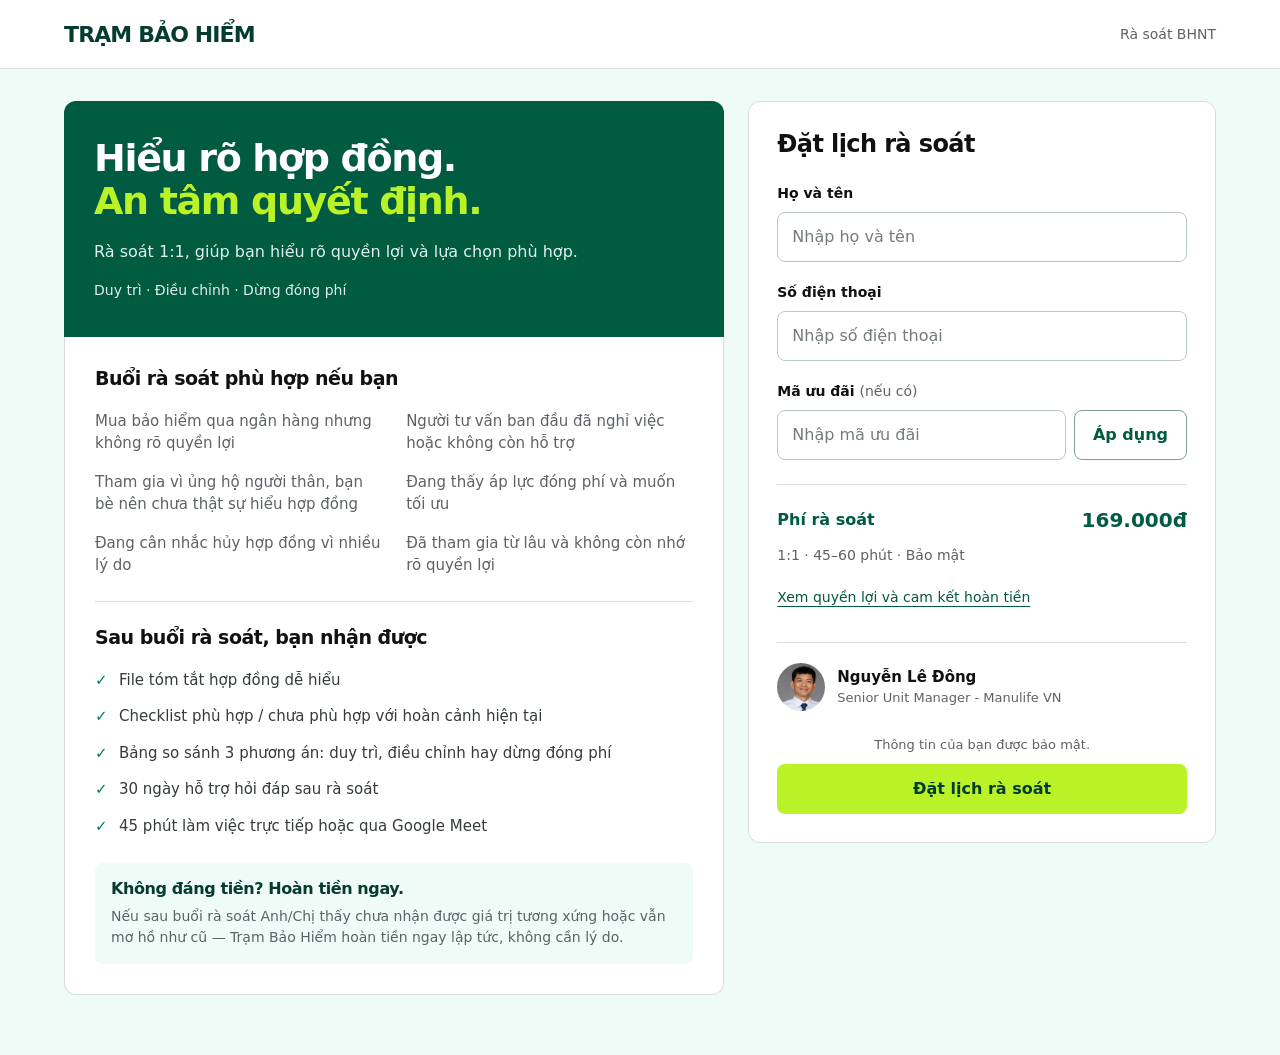
<file: index.html>
<!DOCTYPE html>
<html lang="vi"><head><meta charset="UTF-8"><meta name="viewport" content="width=device-width, initial-scale=1, viewport-fit=cover"><meta name="theme-color" content="#005b40"><title>Rà soát hợp đồng BHNT | Trạm Bảo Hiểm</title><link rel="stylesheet" href="css/design.css?v=20260917"></head>
<body class="page-index"><header class="site-header"><div class="header-inner"><a class="wordmark" href="index.html">TRẠM BẢO HIỂM</a><span>Rà soát BHNT</span></div></header>
<main class="shell review-grid">
<section class="hero"><h1>Hiểu rõ hợp đồng.<br><em>An tâm quyết định.</em></h1><p>Rà soát 1:1, giúp bạn hiểu rõ quyền lợi và lựa chọn phù hợp.</p><p class="hero-options">Duy trì · Điều chỉnh · Dừng đóng phí</p></section>
<section class="booking panel" aria-labelledby="booking-heading">
<h2 id="booking-heading">Đặt lịch rà soát</h2>
<div class="field"><label for="inp-name">Họ và tên</label><input id="inp-name" type="text" autocomplete="name" placeholder="Nhập họ và tên" enterkeyhint="next"></div>
<div class="field"><label for="inp-phone">Số điện thoại</label><input id="inp-phone" type="tel" inputmode="tel" autocomplete="tel" placeholder="Nhập số điện thoại" enterkeyhint="next"></div>
<div class="field"><label for="inp-code">Mã ưu đãi <span class="muted optional">(nếu có)</span></label>
<!-- Keep the legacy toggle targets for script compatibility; the field is now always open. -->
<button id="btn-toggle-code" type="button" onclick="toggleCodeSection()" hidden tabindex="-1" aria-hidden="true"><span id="chevron-code"></span></button>
<div id="code-section" class="open"><div class="code-input"><input id="inp-code" type="text" autocomplete="off" autocapitalize="characters" spellcheck="false" placeholder="Nhập mã ưu đãi" oninput="onCodeInput(this)" aria-describedby="code-applied code-error"><button type="button" class="button secondary" onclick="applyCode()">Áp dụng</button></div>
<div id="code-applied" class="feedback positive hidden" role="status">Mã <strong id="code-display"></strong> đã được áp dụng.</div>
<div id="code-error" class="feedback negative hidden" role="alert">Mã không hợp lệ hoặc đã hết hạn.</div></div></div>
<div class="price-area" aria-live="polite"><div class="price-line"><span>Phí rà soát</span><div id="price-original"><p>169.000đ</p></div><div id="price-discounted" class="hidden"><p class="old-price">169.000đ</p><p>0đ</p></div></div>
<div id="discount-row" class="hidden breakdown"><div><span>Giảm giá</span><span id="discount-amount">—</span></div><div><span>Thanh toán hôm nay</span><strong id="pay-today">0đ</strong></div><span id="free-badge" class="free-label">Miễn phí 100%</span></div>
<p class="meta">1:1 · 45–60 phút · Bảo mật</p></div>
<a href="#review-details" class="detail-link">Xem quyền lợi và cam kết hoàn tiền</a>
<div class="advisor"><span class="portrait"><img src="assets/nguyen-le-dong.jpg" alt="Nguyễn Lê Đông" width="48" height="48"></span><div><strong>Nguyễn Lê Đông</strong><span>Senior Unit Manager - Manulife VN</span></div></div>
<div class="action-dock"><p class="privacy">Thông tin của bạn được bảo mật.</p><button type="button" class="button primary" onclick="submitForm()">Đặt lịch rà soát</button></div>
</section>
<section class="benefits panel" id="review-details" aria-label="Quyền lợi và cam kết">
<h2>Buổi rà soát phù hợp nếu bạn</h2><ul class="suitability"><li>Mua bảo hiểm qua ngân hàng nhưng không rõ quyền lợi</li><li>Người tư vấn ban đầu đã nghỉ việc hoặc không còn hỗ trợ</li><li>Tham gia vì ủng hộ người thân, bạn bè nên chưa thật sự hiểu hợp đồng</li><li>Đang thấy áp lực đóng phí và muốn tối ưu</li><li>Đang cân nhắc hủy hợp đồng vì nhiều lý do</li><li>Đã tham gia từ lâu và không còn nhớ rõ quyền lợi</li></ul>
<hr><h2>Sau buổi rà soát, bạn nhận được</h2><ul class="checks"><li>File tóm tắt hợp đồng dễ hiểu</li><li>Checklist phù hợp / chưa phù hợp với hoàn cảnh hiện tại</li><li>Bảng so sánh 3 phương án: duy trì, điều chỉnh hay dừng đóng phí</li><li>30 ngày hỗ trợ hỏi đáp sau rà soát</li><li>45 phút làm việc trực tiếp hoặc qua Google Meet</li></ul>
<div class="notice guarantee"><h3>Không đáng tiền? Hoàn tiền ngay.</h3><p>Nếu sau buổi rà soát Anh/Chị thấy chưa nhận được giá trị tương xứng hoặc vẫn mơ hồ như cũ — Trạm Bảo Hiểm hoàn tiền ngay lập tức, không cần lý do.</p></div><a class="detail-link mobile-only" href="#booking-heading">Quay lại đặt lịch</a></section></main><script src="js/form.js"></script></body></html>
</file>
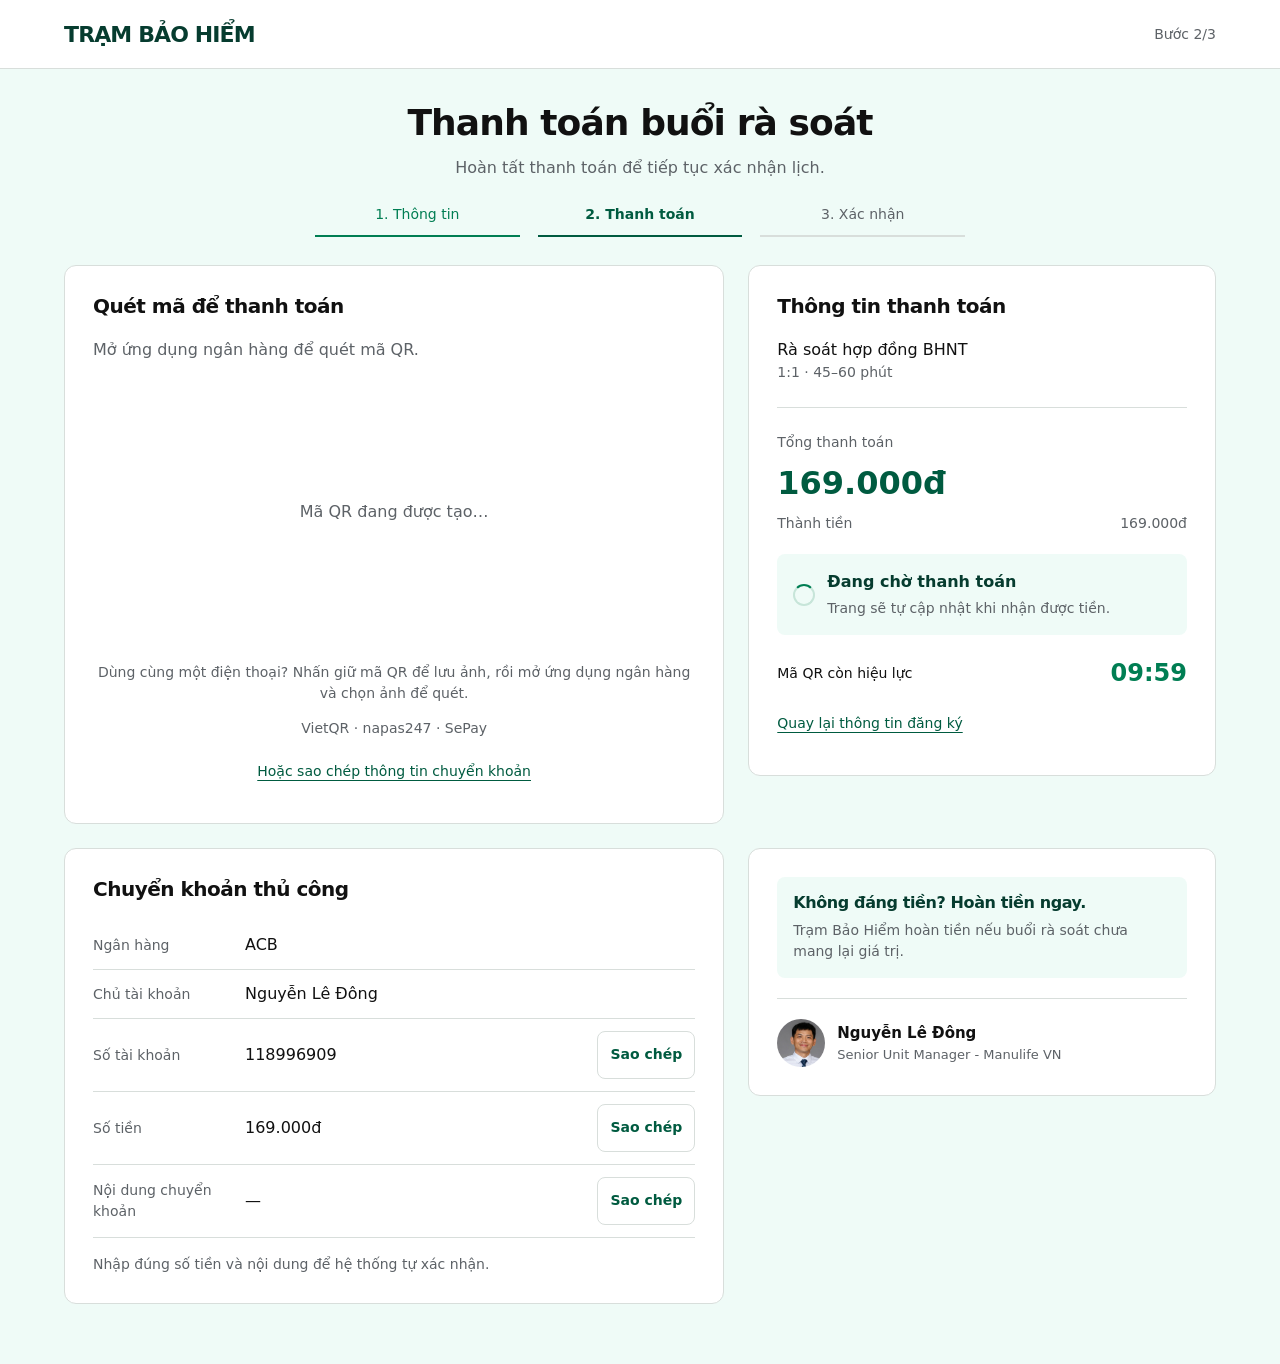
<file: payment.html>
<!DOCTYPE html>
<html lang="vi"><head><meta charset="UTF-8"><meta name="viewport" content="width=device-width, initial-scale=1, viewport-fit=cover"><meta name="theme-color" content="#005b40"><title>Thanh toán | Trạm Bảo Hiểm</title><link rel="stylesheet" href="css/design.css?v=20260917"></head>
<body class="page-payment"><header class="site-header"><div class="header-inner"><a class="wordmark" href="index.html">TRẠM BẢO HIỂM</a><span>Bước 2/3</span></div></header><main class="shell"><div class="page-intro"><h1>Thanh toán buổi rà soát</h1><p>Hoàn tất thanh toán để tiếp tục xác nhận lịch.</p><ol class="steps" aria-label="Tiến trình đăng ký"><li class="done" >1. Thông tin</li><li class="current" aria-current="step">2. Thanh toán</li><li class="" >3. Xác nhận</li></ol></div>
<div class="payment-grid">
<section class="payment-summary panel"><h2>Thông tin thanh toán</h2><p>Rà soát hợp đồng BHNT</p><p class="meta">1:1 · 45–60 phút</p><hr><div class="total"><span>Tổng thanh toán</span><strong id="pay-amount">169.000đ</strong></div><div class="subtotal"><span>Thành tiền</span><span id="pay-subtotal">169.000đ</span></div>
<div class="notice payment-status" role="status"><span class="spinner" aria-hidden="true"></span><div><strong>Đang chờ thanh toán</strong><p>Trang sẽ tự cập nhật khi nhận được tiền.</p></div></div>
<div class="timer"><span>Mã QR còn hiệu lực</span><strong id="countdown" class="text-orange">10:00</strong></div><a href="index.html" class="detail-link">Quay lại thông tin đăng ký</a></section>
<section class="qr-panel panel" aria-labelledby="qr-title"><h2 id="qr-title">Quét mã để thanh toán</h2><p class="muted">Mở ứng dụng ngân hàng để quét mã QR.</p>
<div class="qr-center relative"><div class="w-52 qr-frame"><img id="qr-image" style="display:none" alt="Mã VietQR thanh toán buổi rà soát" width="256" height="256" onerror="this.style.display='none'; document.getElementById('qr-fallback').style.display='flex'"><div id="qr-fallback" class="qr-fallback" style="display:flex">Mã QR đang được tạo…</div></div></div>
<p class="qr-mobile-help">Dùng cùng một điện thoại? Nhấn giữ mã QR để lưu ảnh, rồi mở ứng dụng ngân hàng và chọn ảnh để quét.</p><p class="meta centered">VietQR · napas247 · SePay</p><a class="detail-link qr-transfer-link" href="#transfer">Hoặc sao chép thông tin chuyển khoản</a><a class="detail-link mobile-only" href="index.html">Quay lại thông tin đăng ký</a>
</section>
<section class="transfer panel" id="transfer"><h2>Chuyển khoản thủ công</h2><dl class="bank-details"><div><dt>Ngân hàng</dt><dd>ACB</dd></div><div><dt>Chủ tài khoản</dt><dd>Nguyễn Lê Đông</dd></div>
<div><dt>Số tài khoản</dt><dd><span>118996909</span><button type="button" class="button copy-button" onclick="copyText('118996909', this)">Sao chép</button></dd></div>
<div><dt>Số tiền</dt><dd><span id="copy-amount">—</span><button type="button" class="button copy-button" onclick="copyText(document.getElementById('copy-amount-raw').value, this)">Sao chép</button></dd></div>
<div><dt>Nội dung chuyển khoản</dt><dd><span id="copy-content">—</span><button type="button" class="button copy-button" onclick="copyText(document.getElementById('copy-content').textContent, this)">Sao chép</button></dd></div></dl><input type="hidden" id="copy-amount-raw" value=""><p class="meta">Nhập đúng số tiền và nội dung để hệ thống tự xác nhận.</p></section>
<aside class="payment-footer panel"><div class="notice"><h3>Không đáng tiền? Hoàn tiền ngay.</h3><p>Trạm Bảo Hiểm hoàn tiền nếu buổi rà soát chưa mang lại giá trị.</p></div><div class="advisor"><span class="portrait"><img src="assets/nguyen-le-dong.jpg" alt="Nguyễn Lê Đông" width="48" height="48"></span><div><strong>Nguyễn Lê Đông</strong><span>Senior Unit Manager - Manulife VN</span></div></div></aside></div></main><script src="js/payment.js"></script></body></html>
</file>
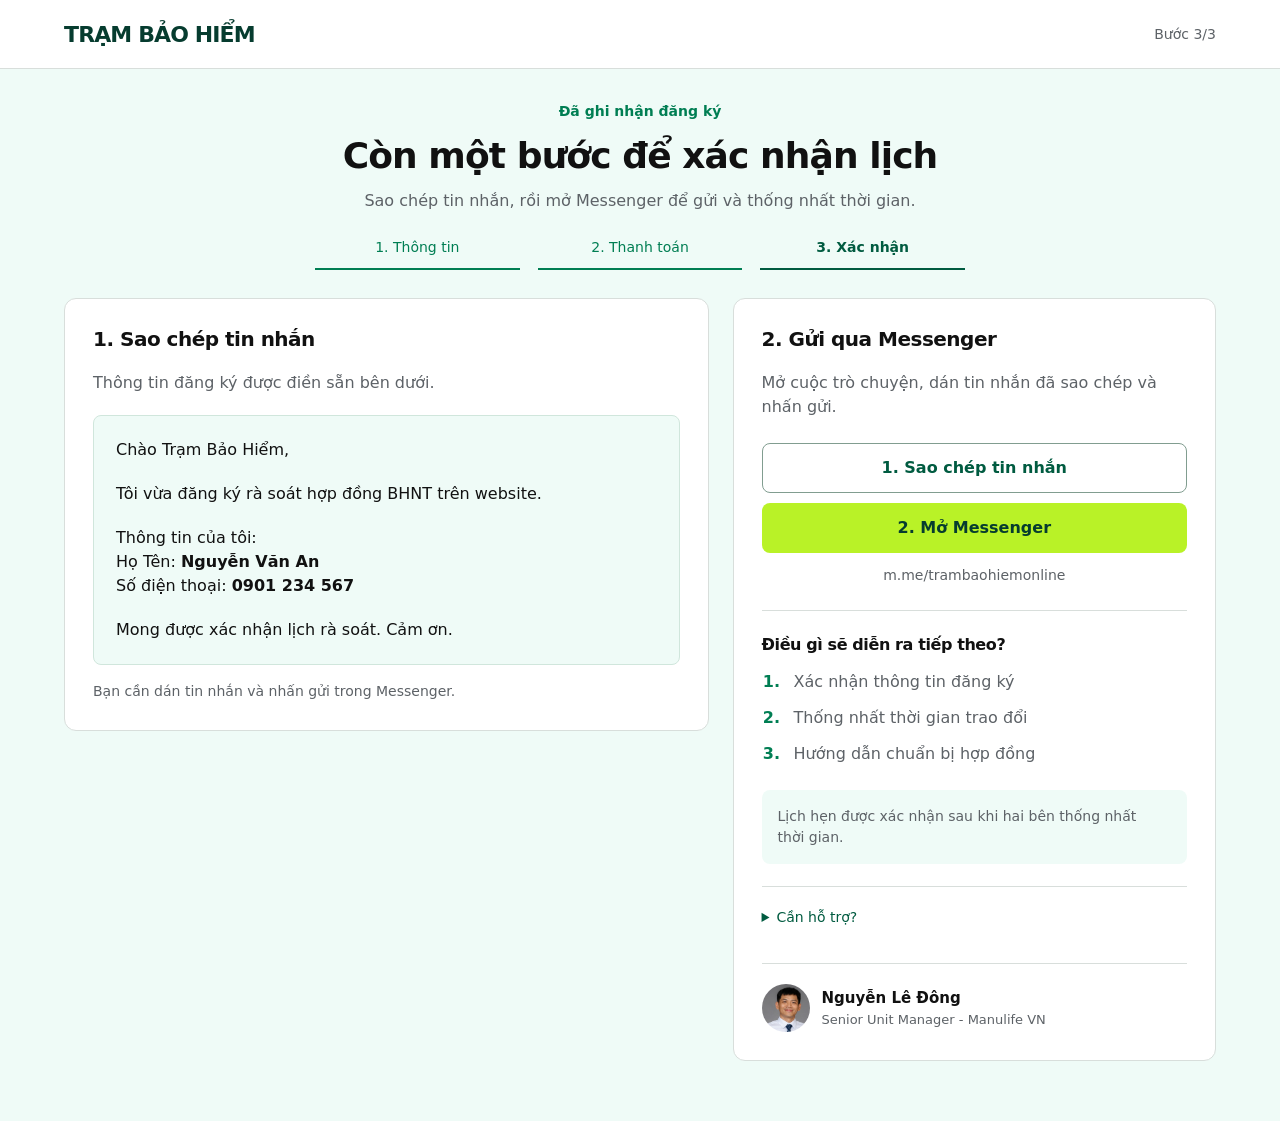
<file: success.html>
<!DOCTYPE html>
<html lang="vi"><head><meta charset="UTF-8"><meta name="viewport" content="width=device-width, initial-scale=1, viewport-fit=cover"><meta name="theme-color" content="#005b40"><title>Xác nhận lịch rà soát | Trạm Bảo Hiểm</title><link rel="stylesheet" href="css/design.css?v=20260917"></head>
<body class="page-success"><header class="site-header"><div class="header-inner"><a class="wordmark" href="index.html">TRẠM BẢO HIỂM</a><span>Bước 3/3</span></div></header><main class="shell"><div class="page-intro"><p class="success-status">Đã ghi nhận đăng ký</p><h1>Còn một bước để xác nhận lịch</h1><p>Sao chép tin nhắn, rồi mở Messenger để gửi và thống nhất thời gian.</p><ol class="steps" aria-label="Tiến trình đăng ký"><li class="done" >1. Thông tin</li><li class="done" >2. Thanh toán</li><li class="current" aria-current="step">3. Xác nhận</li></ol></div><div class="success-grid">
<section class="message-panel panel"><h2>1. Sao chép tin nhắn</h2><p class="muted">Thông tin đăng ký được điền sẵn bên dưới.</p><div id="message-template" class="message-template"><p>Chào Trạm Bảo Hiểm,</p><p>Tôi vừa đăng ký rà soát hợp đồng BHNT trên website.</p><p>Thông tin của tôi:<br>Họ Tên: <strong id="msg-name">Nguyễn Văn An</strong><br>Số điện thoại: <strong id="msg-phone">0901 234 567</strong></p><p>Mong được xác nhận lịch rà soát. Cảm ơn.</p></div><p class="meta">Bạn cần dán tin nhắn và nhấn gửi trong Messenger.</p></section>
<section class="next-panel panel"><h2>2. Gửi qua Messenger</h2><p class="muted">Mở cuộc trò chuyện, dán tin nhắn đã sao chép và nhấn gửi.</p>
<div class="action-dock success-actions"><button type="button" class="button secondary" onclick="copyMessage()">1. Sao chép tin nhắn</button><a class="button primary" href="https://m.me/trambaohiemonline" target="_blank" rel="noopener">2. Mở Messenger</a></div>
<div id="copy-toast" class="feedback positive hidden" role="status">Đã sao chép tin nhắn!</div><p class="meta messenger-address">m.me/trambaohiemonline</p><hr><h3>Điều gì sẽ diễn ra tiếp theo?</h3><ol class="next-steps"><li>Xác nhận thông tin đăng ký</li><li>Thống nhất thời gian trao đổi</li><li>Hướng dẫn chuẩn bị hợp đồng</li></ol><div class="notice"><p>Lịch hẹn được xác nhận sau khi hai bên thống nhất thời gian.</p></div>
<details class="support"><summary>Cần hỗ trợ?</summary><p class="meta">Nếu chưa nhận được xác nhận sau 30 phút, anh chị có thể liên hệ:</p><nav aria-label="Các kênh hỗ trợ"><a href="https://www.facebook.com/trambaohiemonline" target="_blank" rel="noopener">Facebook</a><a href="https://m.me/trambaohiemonline" target="_blank" rel="noopener">Messenger</a><a href="tel:0833431179">Gọi 0833 431 179</a><a href="https://zalo.me/0833431179" target="_blank" rel="noopener">Zalo</a></nav></details><div class="advisor"><span class="portrait"><img src="assets/nguyen-le-dong.jpg" alt="Nguyễn Lê Đông" width="48" height="48"></span><div><strong>Nguyễn Lê Đông</strong><span>Senior Unit Manager - Manulife VN</span></div></div></section></div></main><script src="js/success.js"></script></body></html>
</file>
<file: css/design.css>
/* Trạm Bảo Hiểm: presentation only. Business scripts remain unchanged. */
:root{--green:#007e53;--deep:#005b40;--dark:#063c2f;--lime:#b9f227;--mint:#effbf7;--ink:#111;--muted:#5d6267;--line:#d8dedb;--dock-space:112px}
*{box-sizing:border-box}html{scroll-behavior:smooth;scroll-padding-bottom:180px;-webkit-text-size-adjust:100%;text-size-adjust:100%}body{margin:0;background:var(--mint);color:var(--ink);font:400 16px/1.5 system-ui,-apple-system,BlinkMacSystemFont,"Segoe UI",Roboto,"Noto Sans",Arial,sans-serif;-webkit-font-smoothing:antialiased}h1,h2,h3,p{margin:0}h1,h2,h3{text-wrap:balance;line-height:1.2;letter-spacing:-.025em}h1{font-size:36px;font-weight:750}h2{font-size:20px;font-weight:650;margin-bottom:20px}h3{font-size:16px;font-weight:650;margin-bottom:8px}p{text-wrap:pretty}a{color:var(--deep);text-underline-offset:4px}button,input{font:inherit}button,a,input{-webkit-tap-highlight-color:transparent}a,button{touch-action:manipulation}button{cursor:pointer}button:disabled{opacity:.65;cursor:wait}a:focus-visible,button:focus-visible,summary:focus-visible{outline:3px solid var(--green);outline-offset:4px}input:focus{outline:2px solid var(--green);outline-offset:2px}hr{border:0;border-top:1px solid var(--line);margin:24px 0}.hidden,[hidden]{display:none!important}.flex{display:flex}.muted,.meta,.privacy{color:var(--muted)}.meta{font-size:14px;line-height:1.5}.centered{text-align:center}.site-header{background:white;border-bottom:1px solid var(--line)}.header-inner{max-width:1200px;margin:auto;min-height:68px;padding:12px 24px;display:flex;align-items:center;justify-content:space-between;gap:12px}.wordmark{font-weight:750;color:var(--dark);font-size:22px;text-decoration:none;letter-spacing:-.04em}.header-inner>span{font-size:14px;color:var(--muted)}.shell{max-width:1200px;margin:32px auto 60px;padding:0 24px}.panel{background:#fff;border:1px solid var(--line);border-radius:12px;padding:28px;min-width:0}.review-grid{display:grid;grid-template-columns:minmax(0,1.2fr) minmax(360px,.85fr);grid-template-areas:"hero booking" "benefits booking";gap:0 24px;align-items:start}.hero{grid-area:hero;background:var(--deep);color:#fff;padding:36px 30px;border-radius:12px 12px 0 0}.hero h1{font-size:38px;line-height:1.12;letter-spacing:-.035em}.hero em{font-style:normal;color:var(--lime)}.hero>p{color:#e0efe8;margin-top:18px}.hero .hero-options{font-size:14px;margin-top:16px}.booking{grid-area:booking}.booking>h2{font-size:24px;margin-bottom:24px}.field{margin-bottom:20px}.field label{display:block;font-size:14px;font-weight:600;margin-bottom:8px}.optional{font-weight:400}input:not([type=hidden]){width:100%;min-width:0;min-height:50px;border:1px solid #bcc8c2;border-radius:8px;background:#fff;padding:12px 14px;color:var(--ink);font-size:16px;scroll-margin:100px 0 180px}input::placeholder{color:#737c77;opacity:1}#inp-code{text-transform:uppercase}#inp-code::placeholder{text-transform:none}.code-input{display:flex;gap:8px}.code-input>input{flex:1;width:0}.code-input>.button{flex:none;padding:10px 18px}#code-section.open{max-height:none;overflow:visible}.button{display:inline-flex;justify-content:center;align-items:center;gap:8px;min-height:50px;border:1px solid transparent;border-radius:8px;padding:12px 18px;text-align:center;text-decoration:none;font-size:16px;font-weight:600;line-height:1.4;transition:background .15s,color .15s}.primary{background:var(--lime);color:var(--dark);width:100%}.primary:hover{background:#ace21f}.secondary{background:white;color:var(--deep);border-color:#819d90}.secondary:hover,.copy-button:hover{background:var(--mint)}.feedback{font-size:14px;padding:10px 12px;margin-top:10px;border-radius:6px;line-height:1.5}.positive{color:var(--deep);background:var(--mint)}.negative{color:#a62121;background:#fff0f0}.price-area{border-top:1px solid var(--line);padding-top:20px;margin-top:24px}.price-line{display:flex;align-items:center;justify-content:space-between;gap:16px;color:var(--deep);font-size:20px;font-weight:650}.price-line>span{font-size:16px}#price-discounted{text-align:right}.old-price{font-size:14px;font-weight:400;color:var(--muted);text-decoration:line-through}.price-area>.meta{margin-top:10px}.breakdown{margin-top:16px;padding-top:12px;border-top:1px solid var(--line);font-size:14px}.breakdown>div{display:flex;justify-content:space-between;gap:12px;margin-bottom:6px}.free-label{color:var(--deep);font-size:13px}.detail-link{display:inline-flex;align-items:center;min-height:48px;font-size:14px;margin-top:8px}.advisor{display:flex;gap:12px;align-items:center;border-top:1px solid var(--line);margin-top:20px;padding-top:20px}.advisor img{flex:none;width:48px;height:48px;border-radius:50%;object-fit:cover;object-position:50% 23%}.advisor div{min-width:0}.advisor strong{display:block;font-size:15px;font-weight:650}.advisor span{display:block;color:var(--muted);font-size:13px;line-height:1.5}.action-dock{margin-top:24px}.privacy{font-size:13px;text-align:center;margin-bottom:10px}.benefits{grid-area:benefits;border-top:0;border-radius:0 0 12px 12px;padding:30px}.benefits h2{font-size:19px}.suitability{display:grid;grid-template-columns:1fr 1fr;gap:16px 24px;padding:0;margin:0;list-style:none;color:var(--muted);font-size:15px}.checks{list-style:none;padding:0;margin:0}.checks li{position:relative;padding-left:24px;margin:14px 0;font-size:15px;color:#343c38}.checks li:before{content:'✓';position:absolute;left:0;color:var(--green);font-weight:650}.notice{background:var(--mint);border-radius:8px;padding:16px;font-size:14px;color:var(--muted)}.guarantee{margin-top:26px}.notice h3,.notice strong{color:var(--dark)}.mobile-only{display:none}.page-intro{max-width:740px;text-align:center;margin:0 auto 28px}.page-intro>p{color:var(--muted);margin-top:12px}.steps{display:flex;gap:18px;list-style:none;padding:0;margin:24px auto 0;max-width:650px}.steps li{flex:1;border-bottom:2px solid var(--line);padding-bottom:10px;font-size:14px;color:var(--muted)}.steps .done{color:var(--green);border-color:var(--green)}.steps .current{color:var(--deep);border-color:var(--deep);font-weight:650}.payment-grid{display:grid;grid-template-columns:minmax(0,1.2fr) minmax(340px,.85fr);gap:24px;grid-template-areas:"qr summary" "transfer footer";align-items:start}.payment-summary{grid-area:summary}.qr-panel{grid-area:qr}.transfer{grid-area:transfer;scroll-margin-top:24px}.payment-footer{grid-area:footer}.total>span{display:block;color:var(--muted);font-size:14px}.total>strong{display:block;font-size:32px;color:var(--deep);font-weight:750;margin:6px 0}.subtotal{display:flex;justify-content:space-between;font-size:14px;color:var(--muted);margin-bottom:20px}.payment-status{display:flex;align-items:center;gap:12px}.payment-status strong{font-size:16px}.payment-status p{margin-top:4px}.spinner{width:22px;height:22px;border:2px solid #c7e5d9;border-top-color:var(--green);border-radius:50%;animation:spin 1s linear infinite;flex:none}.timer{display:flex;align-items:center;justify-content:space-between;gap:16px;margin-top:20px;font-size:14px}.timer strong{font-size:24px;font-variant-numeric:tabular-nums}.text-orange{color:var(--green)}.text-red-500{color:#b91c1c!important}.qr-center{display:flex;justify-content:center;margin:22px auto}.relative{position:relative}.qr-frame{position:relative;max-width:100%;width:256px;min-height:256px;background:#fff}.qr-frame img{display:block;width:100%;height:auto;min-height:256px;object-fit:contain}.qr-fallback{align-items:center;justify-content:center;min-height:256px;color:var(--muted);padding:16px;text-align:center}.qr-mobile-help{font-size:14px;color:var(--muted);text-align:center;margin-bottom:14px}.qr-transfer-link{display:flex;justify-content:center}.qr-scanline{display:none}.bank-details{margin:0}.bank-details>div{padding:12px 0;border-bottom:1px solid var(--line);display:grid;grid-template-columns:140px 1fr;gap:12px;align-items:center}.bank-details dt{font-size:14px;color:var(--muted)}.bank-details dd{margin:0;display:flex;align-items:center;justify-content:space-between;gap:12px;min-width:0}.bank-details dd>span{overflow-wrap:anywhere}.copy-button{background:white;color:var(--deep);border-color:var(--line);font-size:14px;padding:8px 12px;min-height:48px;flex:none}.transfer>.meta{margin-top:16px}.success-grid{display:grid;grid-template-columns:1.2fr .9fr;gap:24px;align-items:start}.success-status{color:var(--green)!important;font-size:14px;font-weight:600;margin-bottom:12px}.message-template{margin:20px 0 16px;background:var(--mint);border:1px solid #d0e6dc;border-radius:8px;padding:22px;overflow-wrap:anywhere;user-select:all}.message-template>p+p{margin-top:20px}.message-template strong{font-weight:600}.success-actions{display:grid;gap:10px}.next-steps{padding-left:24px;color:var(--muted);margin:16px 0 24px}.next-steps li{padding-left:8px;margin:12px 0}.next-steps li::marker{color:var(--green);font-weight:600}.messenger-address{text-align:center;margin-top:12px;overflow-wrap:anywhere}.support{border-top:1px solid var(--line);margin-top:22px;padding-top:8px}.support summary{cursor:pointer;min-height:48px;padding:12px 0;color:var(--deep);font-size:14px}.support nav{display:flex;flex-wrap:wrap;gap:8px 16px;margin-top:10px}.support nav a{min-height:48px;display:inline-flex;align-items:center;font-size:14px}
/* Compatibility for feedback/loading classes added by the unchanged scripts. */
.border-red-400{border-color:#e15555!important}.ring-2{outline:2px solid #e15555}.ring-red-300{outline-color:#e15555}.bg-green-100{background:#e6f5ef}.text-green-700{color:var(--deep)}.w-5{width:20px}.h-5{height:20px}.opacity-25{opacity:.25}.opacity-75{opacity:.75}.animate-spin{animation:spin 1s linear infinite}.countdown-urgent{animation:pulse 1s ease-in-out infinite}@keyframes spin{to{transform:rotate(360deg)}}@keyframes pulse{50%{opacity:.5}}
@media(max-width:899px){
 body.page-index{padding-bottom:var(--dock-space)}body.page-success{padding-bottom:156px}.header-inner{min-height:56px;padding:12px 16px}.wordmark{font-size:18px}.header-inner>span{font-size:12px}.shell{max-width:560px;margin:0 auto 24px;padding:0}.review-grid{display:flex;flex-direction:column;gap:0}.hero{width:100%;padding:24px 20px;border-radius:0}.hero h1{font-size:clamp(25px,6.8vw,34px)}.hero>p{font-size:15px;margin-top:14px}.hero .hero-options{display:none}.panel{padding:22px 20px;border-radius:0;border-left:0;border-right:0}.booking{width:100%;border-top:0;border-bottom:0}.booking>h2{font-size:22px;margin-bottom:20px}.field{margin-bottom:18px}.field label{margin-bottom:7px}.price-area{margin-top:22px;padding-top:18px}.advisor{margin-top:16px;padding-top:16px}.advisor img{width:44px;height:44px}.action-dock{position:fixed;bottom:0;left:0;right:0;background:#fff;border-top:1px solid var(--line);padding:10px max(16px,calc((100vw - 520px)/2)) calc(12px + env(safe-area-inset-bottom));z-index:20;margin:0}.privacy{margin-bottom:8px;font-size:12px}.benefits{width:100%;padding-top:28px;border-top:1px solid var(--line);border-bottom:0}.benefits h2{font-size:18px}.suitability{grid-template-columns:1fr;gap:12px}.checks li{font-size:15px}.mobile-only{display:inline-flex}.page-intro{padding:24px 20px 0;margin-bottom:24px;text-align:left}.page-intro h1{font-size:27px;line-height:1.15}.page-intro>p{font-size:15px}.steps{gap:12px;margin-top:20px;text-align:center}.steps li{font-size:13px}.payment-grid,.success-grid{display:flex;flex-direction:column;gap:16px}.payment-grid>*,.success-grid>*{width:100%}.payment-summary{order:0}.qr-panel{order:1}.transfer{order:2}.payment-footer{order:3}.payment-summary h2{font-size:18px}.payment-summary hr{margin:16px 0}.payment-summary .subtotal{display:none}.total strong{font-size:28px}.payment-status{margin-top:14px}.qr-panel h2{font-size:20px}.bank-details>div{grid-template-columns:1fr;gap:5px}.bank-details dd{min-height:36px}.bank-details dt{font-size:13px}.bank-details .copy-button{min-width:84px}.message-panel h2,.next-panel h2{font-size:19px}.message-template{padding:18px;font-size:16px}.message-template>p+p{margin-top:16px}.success-actions{gap:8px;padding-top:10px}.success-actions .button{min-height:48px}.success-actions~#copy-toast:not(.hidden){position:fixed;bottom:calc(150px + env(safe-area-inset-bottom));left:16px;right:16px;z-index:21;box-shadow:0 2px 12px #063c2f18}.next-panel .messenger-address{display:none}.next-panel hr{margin-top:20px}.page-index:has(input:focus) .action-dock{position:static;padding:16px 0 0;border-top:0}.page-index:has(input:focus){padding-bottom:0}
}
@media(max-width:360px){.header-inner{padding-inline:14px}.wordmark{font-size:16px}.hero,.panel,.page-intro{padding-inline:16px}.code-input>.button{padding-inline:12px;font-size:14px}.advisor span{font-size:12px}}
@media(prefers-reduced-motion:reduce){html{scroll-behavior:auto}*,*:before,*:after{animation:none!important;transition:none!important}}
.advisor .portrait{display:block;flex:none;width:48px;height:48px;border-radius:50%;overflow:hidden}.advisor .portrait img{display:block;width:100%;height:100%;border-radius:0;object-fit:cover;transform:scale(2.5);transform-origin:50% 22%}
@media(max-width:899px){.advisor .portrait{width:44px;height:44px}}
@media(max-width:899px){.payment-summary>h2,.payment-summary>p,.payment-summary>hr,.payment-summary>.detail-link{display:none}.payment-summary{padding-block:18px}.payment-summary .timer{margin-top:12px}.payment-summary .payment-status{padding:12px}.page-payment .page-intro{padding-top:20px;margin-bottom:20px}}
</file>
